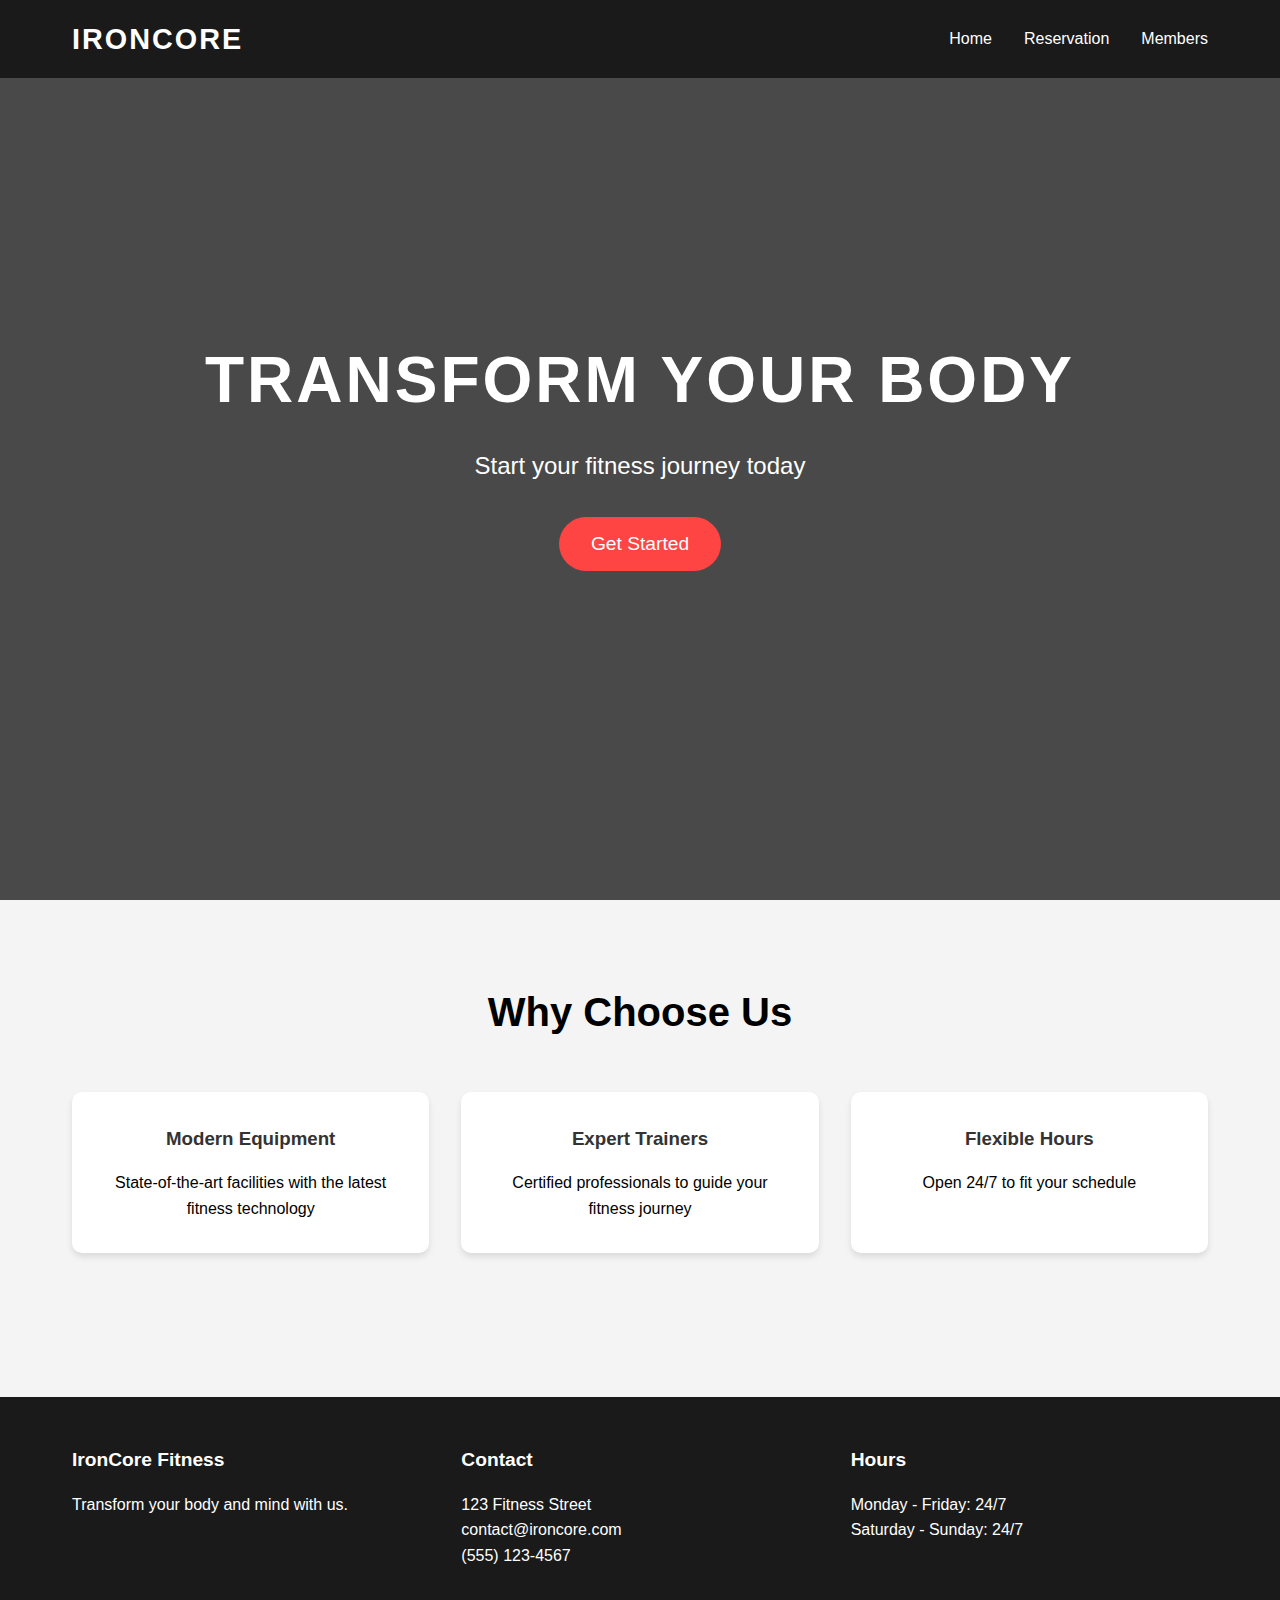
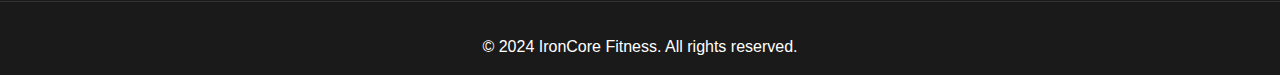
<file: index.html>
<!DOCTYPE html>
<html lang="en">
<head>
    <meta charset="UTF-8">
    <meta name="viewport" content="width=device-width, initial-scale=1.0">
    <title>Gym Factory</title>
    <link rel="stylesheet" href="style.css">
</head>
<body>
    <body>
        <nav class="navbar">
            <div class="nav-content">
                <div class="logo">IRONCORE</div>
                <ul class="nav-links">
                    <li><a href="index.html">Home</a></li>
                    <li><a href="reservation.php">Reservation</a></li>
                    <li><a href="members.php">Members</a></li>
                </ul>
            </div>
        </nav>
    
        <section class="hero">
            <div class="hero-content">
                <h1>TRANSFORM YOUR BODY</h1>
                <p>Start your fitness journey today</p>
                <button class="cta-btn">Get Started</button>
            </div>
        </section>
    
        <section class="features">
            <h2>Why Choose Us</h2>
            <div class="features-grid">
                <div class="feature-card">
                    <h3>Modern Equipment</h3>
                    <p>State-of-the-art facilities with the latest fitness technology</p>
                </div>
                <div class="feature-card">
                    <h3>Expert Trainers</h3>
                    <p>Certified professionals to guide your fitness journey</p>
                </div>
                <div class="feature-card">
                    <h3>Flexible Hours</h3>
                    <p>Open 24/7 to fit your schedule</p>
                </div>
            </div>
        </section>
    
        <footer class="footer">
            <div class="footer-content">
                <div class="footer-section">
                    <h3>IronCore Fitness</h3>
                    <p>Transform your body and mind with us.</p>
                </div>
                <div class="footer-section">
                    <h3>Contact</h3>
                    <p>123 Fitness Street</p>
                    <p>contact@ironcore.com</p>
                    <p>(555) 123-4567</p>
                </div>
                <div class="footer-section">
                    <h3>Hours</h3>
                    <p>Monday - Friday: 24/7</p>
                    <p>Saturday - Sunday: 24/7</p>
                </div>
            </div>
            <div class="footer-bottom">
                <p>&copy; 2024 IronCore Fitness. All rights reserved.</p>
            </div>
        </footer>
</body>
</html>
</file>
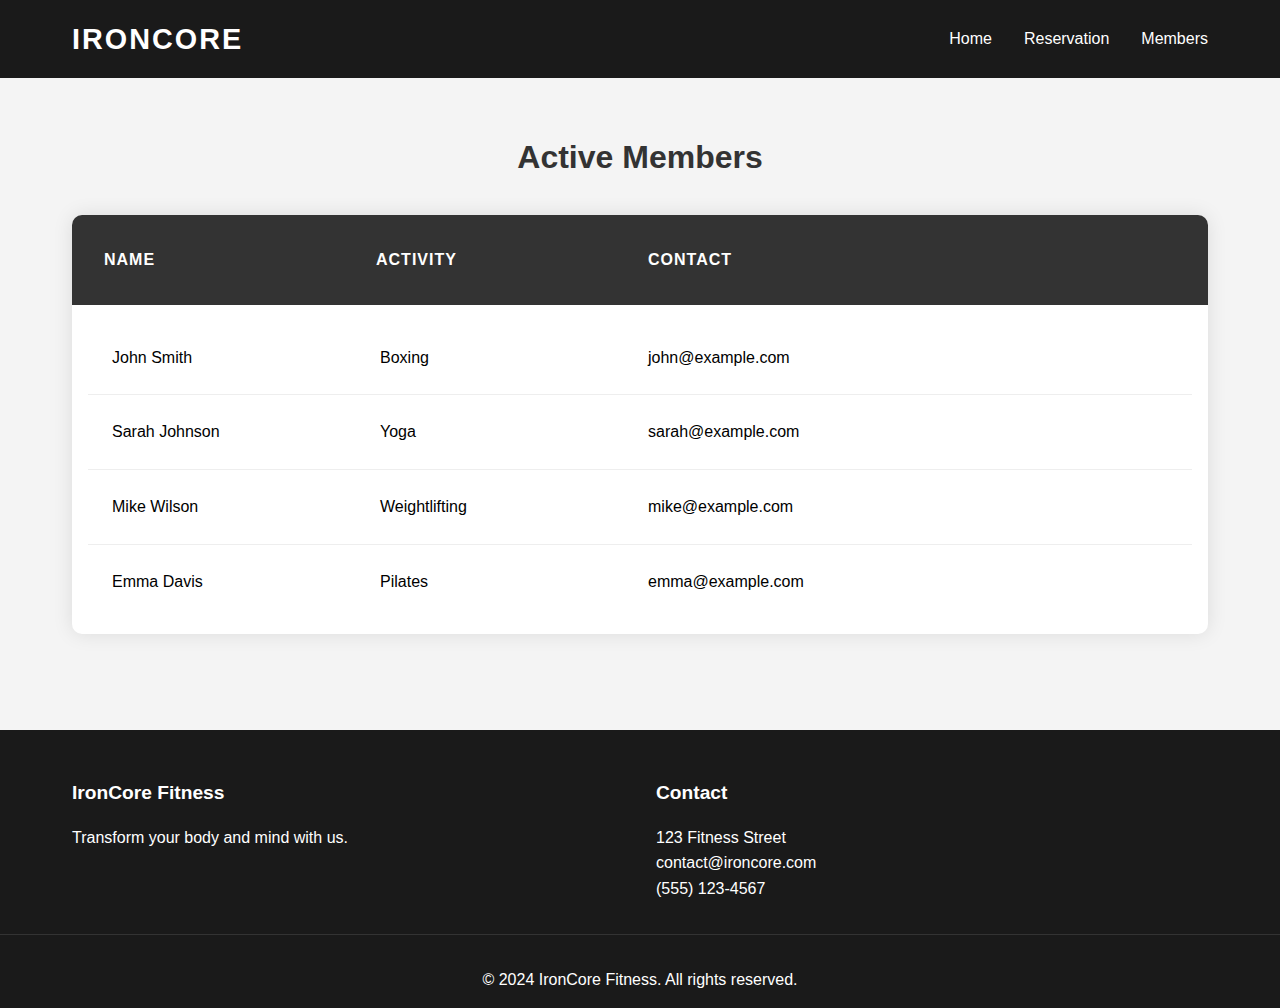
<file: members.html>
<!DOCTYPE html>
<html lang="en">
<head>
    <meta charset="UTF-8">
    <meta name="viewport" content="width=device-width, initial-scale=1.0">
    <title>Members</title>
    <link rel="stylesheet" href="style.css">
</head>
<body>
<nav class="navbar">
        <div class="nav-content">
            <div class="logo">IRONCORE</div>
            <ul class="nav-links">
                <li><a href="index.html">Home</a></li>
                <li><a href="reservation.php">Reservation</a></li>
                <li><a href="members.php">Members</a></li>
            </ul>
        </div>
    </nav>

    <div class="page-content">
        <h1>Active Members</h1>
        <div class="members-container">
            <div class="members-header">
                <div class="member-field">Name</div>
                <div class="member-field">Activity</div>
                <div class="member-field">Contact</div>
            </div>
            <div class="members-list">
                <!-- Example members -->
                <div class="member-card">
                    <div class="member-field">John Smith</div>
                    <div class="member-field">Boxing</div>
                    <div class="member-field">john@example.com</div>
                </div>
                <div class="member-card">
                    <div class="member-field">Sarah Johnson</div>
                    <div class="member-field">Yoga</div>
                    <div class="member-field">sarah@example.com</div>
                </div>
                <div class="member-card">
                    <div class="member-field">Mike Wilson</div>
                    <div class="member-field">Weightlifting</div>
                    <div class="member-field">mike@example.com</div>
                </div>
                <div class="member-card">
                    <div class="member-field">Emma Davis</div>
                    <div class="member-field">Pilates</div>
                    <div class="member-field">emma@example.com</div>
                </div>
            </div>
        </div>
    </div>

    <footer class="footer">
        <div class="footer-content">
            <div class="footer-section">
                <h3>IronCore Fitness</h3>
                <p>Transform your body and mind with us.</p>
            </div>
            <div class="footer-section">
                <h3>Contact</h3>
                <p>123 Fitness Street</p>
                <p>contact@ironcore.com</p>
                <p>(555) 123-4567</p>
            </div>
        </div>
        <div class="footer-bottom">
            <p>&copy; 2024 IronCore Fitness. All rights reserved.</p>
        </div>
    </footer>
</body>
</html>
</file>
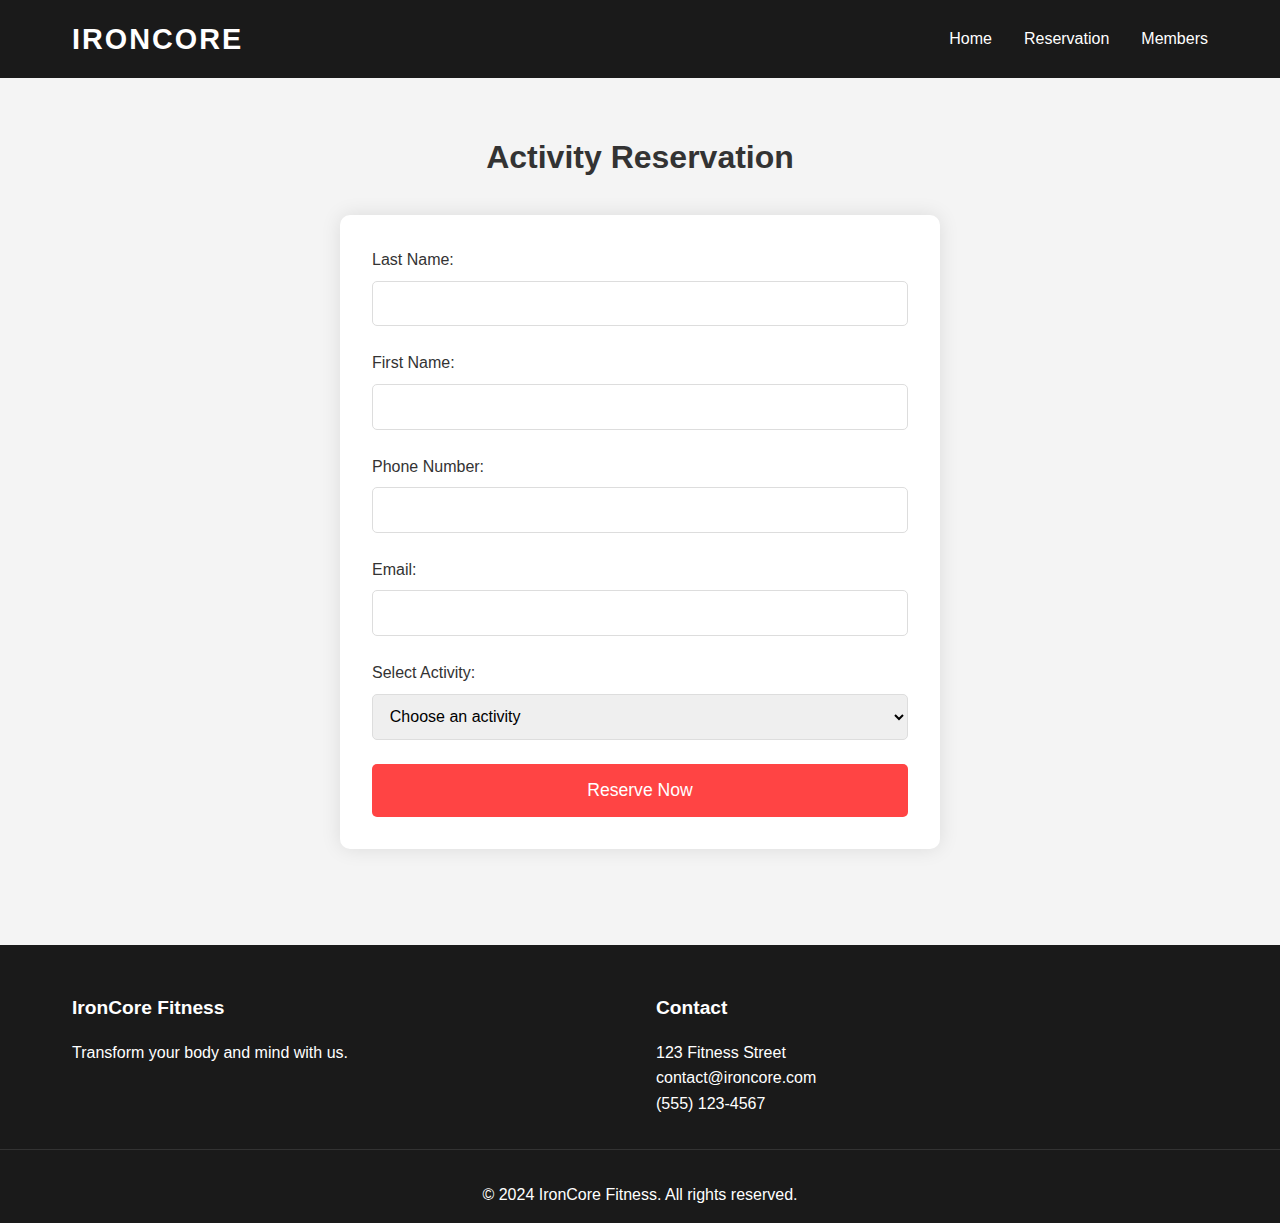
<file: reservation.html>
<!DOCTYPE html>
<html lang="en">
<head>
    <meta charset="UTF-8">
    <meta name="viewport" content="width=device-width, initial-scale=1.0">
    <title>Reservation</title>
    <link rel="stylesheet" href="style.css">
</head>
<body>
<nav class="navbar">
        <div class="nav-content">
            <div class="logo">IRONCORE</div>
            <ul class="nav-links">
                <li><a href="index.html">Home</a></li>
                <li><a href="reservation.php">Reservation</a></li>
                <li><a href="members.php">Members</a></li>
            </ul>
        </div>
    </nav>

    <div class="page-content">
        <h1>Activity Reservation</h1>
        <div class="form-container">
            <form class="reservation-form">
                <div class="form-group">
                    <label for="lastName">Last Name:</label>
                    <input type="text" id="lastName" name="lastName" required>
                </div>

                <div class="form-group">
                    <label for="firstName">First Name:</label>
                    <input type="text" id="firstName" name="firstName" required>
                </div>

                <div class="form-group">
                    <label for="phone">Phone Number:</label>
                    <input type="tel" id="phone" name="phone" required>
                </div>

                <div class="form-group">
                    <label for="email">Email:</label>
                    <input type="email" id="email" name="email" required>
                </div>

                <div class="form-group">
                    <label for="activity">Select Activity:</label>
                    <select id="activity" name="activity" required>
                        <option value="">Choose an activity</option>
                        <option value="yoga">Yoga Class</option>
                        <option value="spinning">Spinning</option>
                        <option value="boxing">Boxing</option>
                        <option value="weightlifting">Weightlifting</option>
                        <option value="pilates">Pilates</option>
                        <option value="zumba">Zumba</option>
                    </select>
                </div>

                <button type="submit" class="submit-btn">Reserve Now</button>
            </form>
        </div>
    </div>

    <footer class="footer">
        <div class="footer-content">
            <div class="footer-section">
                <h3>IronCore Fitness</h3>
                <p>Transform your body and mind with us.</p>
            </div>
            <div class="footer-section">
                <h3>Contact</h3>
                <p>123 Fitness Street</p>
                <p>contact@ironcore.com</p>
                <p>(555) 123-4567</p>
            </div>
        </div>
        <div class="footer-bottom">
            <p>&copy; 2024 IronCore Fitness. All rights reserved.</p>
        </div>
    </footer>
</body>
</html>
</file>
<file: style.css>
* {
    margin: 0;
    padding: 0;
    box-sizing: border-box;
}

body {
    font-family: 'Arial', sans-serif;
    line-height: 1.6;
    background-color: #f4f4f4;
}

.navbar {
    background-color: #1a1a1a;
    padding: 1rem 0;
    position: fixed;
    width: 100%;
    top: 0;
    z-index: 1000;
}

.nav-content {
    max-width: 1200px;
    margin: 0 auto;
    display: flex;
    justify-content: space-between;
    align-items: center;
    padding: 0 2rem;
}

.logo {
    color: #ffffff;
    font-size: 1.8rem;
    font-weight: bold;
    letter-spacing: 2px;
}

.nav-links {
    display: flex;
    list-style: none;
    gap: 2rem;
}

.nav-links a {
    color: #ffffff;
    text-decoration: none;
    font-weight: 500;
    transition: color 0.3s;
}

.nav-links a:hover {
    color: #ff4444;
}

.hero {
    height: 100vh;
    background: linear-gradient(rgba(0, 0, 0, 0.7), rgba(0, 0, 0, 0.7)),
                url('https://images.unsplash.com/photo-1534438327276-14e5300c3a48?ixlib=rb-1.2.1&auto=format&fit=crop&w=1950&q=80');
    background-size: cover;
    background-position: center;
    display: flex;
    align-items: center;
    justify-content: center;
    text-align: center;
    color: white;
}

.hero-content {
    padding: 2rem;
}

.hero-content h1 {
    font-size: 4rem;
    margin-bottom: 1rem;
    letter-spacing: 3px;
}

.hero-content p {
    font-size: 1.5rem;
    margin-bottom: 2rem;
}

.cta-btn {
    background-color: #ff4444;
    color: white;
    padding: 1rem 2rem;
    border: none;
    border-radius: 30px;
    font-size: 1.2rem;
    cursor: pointer;
    transition: background-color 0.3s;
}

.cta-btn:hover {
    background-color: #ff2222;
}

.features {
    padding: 5rem 2rem;
    max-width: 1200px;
    margin: 0 auto;
}

.features h2 {
    text-align: center;
    font-size: 2.5rem;
    margin-bottom: 3rem;
}

.features-grid {
    display: grid;
    grid-template-columns: repeat(auto-fit, minmax(300px, 1fr));
    gap: 2rem;
}

.feature-card {
    background: white;
    padding: 2rem;
    border-radius: 10px;
    box-shadow: 0 4px 6px rgba(0, 0, 0, 0.1);
    text-align: center;
}

.feature-card h3 {
    color: #333;
    margin-bottom: 1rem;
}

.page-content {
    margin-top: 100px;
    padding: 2rem;
    max-width: 1200px;
    margin-left: auto;
    margin-right: auto;
}

.page-content h1 {
    text-align: center;
    margin-bottom: 2rem;
    color: #333;
}

.form-container {
    background: white;
    padding: 2rem;
    border-radius: 10px;
    box-shadow: 0 0 20px rgba(0, 0, 0, 0.1);
    max-width: 600px;
    margin: 0 auto;
}

.form-group {
    margin-bottom: 1.5rem;
}

.form-group label {
    display: block;
    margin-bottom: 0.5rem;
    color: #333;
    font-weight: 500;
}

.form-group input,
.form-group select {
    width: 100%;
    padding: 0.8rem;
    border: 1px solid #ddd;
    border-radius: 5px;
    font-size: 1rem;
}

.submit-btn {
    background-color: #ff4444;
    color: white;
    padding: 1rem 2rem;
    border: none;
    border-radius: 5px;
    width: 100%;
    font-size: 1.1rem;
    cursor: pointer;
    transition: background-color 0.3s;
}

.submit-btn:hover {
    background-color: #ff2222;
}

.members-container {
    max-width: 1200px;
    margin: 0 auto;
    background: white;
    border-radius: 10px;
    box-shadow: 0 0 20px rgba(0, 0, 0, 0.1);
    overflow: hidden;
}

.members-header {
    display: grid;
    grid-template-columns: repeat(4, 1fr);
    background: #333;
    color: white;
    padding: 1.5rem;
    font-weight: bold;
    text-transform: uppercase;
    letter-spacing: 1px;
}

.members-list {
    padding: 1rem;
}

.member-card {
    display: grid;
    grid-template-columns: repeat(4, 1fr);
    padding: 1rem;
    border-bottom: 1px solid #eee;
    transition: background-color 0.3s;
}

.member-card:hover {
    background-color: #f8f8f8;
}

.member-card:last-child {
    border-bottom: none;
}

.member-field {
    padding: 0.5rem;
}

.footer {
    background-color: #1a1a1a;
    color: white;
    padding: 3rem 0 1rem;
    margin-top: 4rem;
}

.footer-content {
    max-width: 1200px;
    margin: 0 auto;
    display: grid;
    grid-template-columns: repeat(auto-fit, minmax(250px, 1fr));
    gap: 2rem;
    padding: 0 2rem;
}

.footer-section h3 {
    margin-bottom: 1rem;
    font-size: 1.2rem;
}

.footer-bottom {
    text-align: center;
    margin-top: 2rem;
    padding-top: 2rem;
    border-top: 1px solid #333;
}

@media (max-width: 768px) {
    .nav-content {
        flex-direction: column;
        gap: 1rem;
    }

    .nav-links {
        flex-direction: column;
        text-align: center;
        gap: 1rem;
    }

    .hero-content h1 {
        font-size: 2.5rem;
    }

    .members-header {
        display: none;
    }

    .member-card {
        grid-template-columns: 1fr;
        gap: 0.5rem;
        padding: 1.5rem 1rem;
    }

    .member-field {
        padding: 0.25rem;
    }

    .member-field:before {
        content: attr(data-label);
        font-weight: bold;
        display: inline-block;
        width: 120px;
    }
}

.message {
    margin: 20px 0;
    padding: 10px;
    border-radius: 5px;
    text-align: center;
}
.success {
    background-color: #d4edda;
    color: #155724;
}
.error {
    background-color: #f8d7da;
    color: #721c24;
}
</file>
